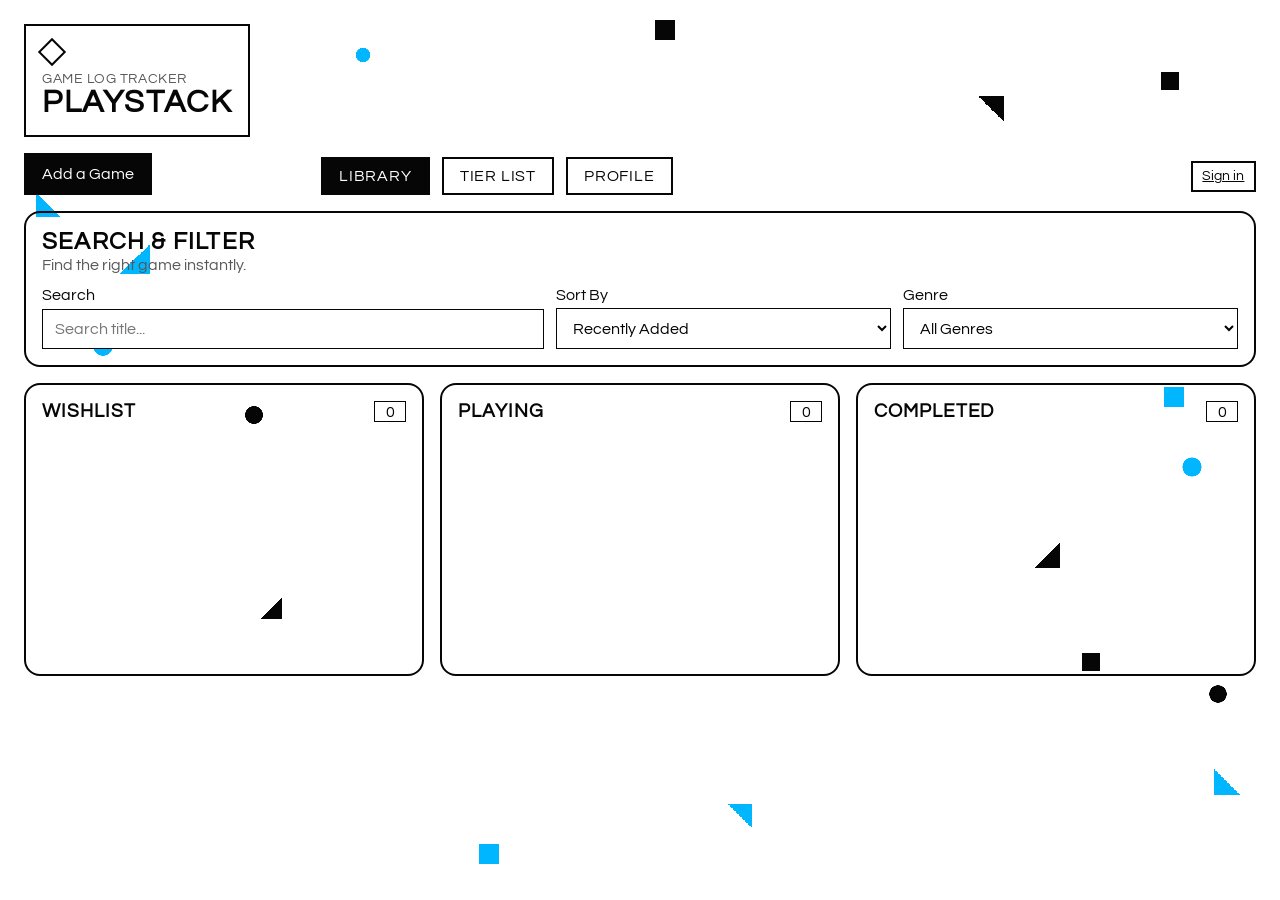
<file: index.html>
<!doctype html>
<html lang="en">
  <head>
    <meta charset="UTF-8" />
    <meta name="viewport" content="width=device-width, initial-scale=1.0" />
    <title>PlayStack | Game Backlog Tracker</title>
    <link rel="preconnect" href="https://fonts.googleapis.com" />
    <link rel="preconnect" href="https://fonts.gstatic.com" crossorigin />
    <link
      href="https://fonts.googleapis.com/css2?family=Questrial&display=swap"
      rel="stylesheet"
    />
    <link rel="stylesheet" href="./styles.css" />
  </head>
  <body>
    <header class="site-header">
      <div class="header-left">
        <div class="logo-wrap" aria-label="PlayStack brand">
          <div class="logo-mark" aria-hidden="true"></div>
          <p class="eyebrow">Game Log Tracker</p>
          <h1>PlayStack</h1>
        </div>
        <button
          type="button"
          id="open-add-game"
          class="btn btn-solid header-add-btn"
          aria-haspopup="dialog"
          aria-controls="add-game-modal"
          aria-expanded="false"
        >
          Add a Game
        </button>
      </div>
      <div class="header-nav-row">
        <nav class="top-nav" aria-label="Primary navigation">
          <a class="nav-link active" href="./index.html">Library</a>
          <a class="nav-link" href="./tier.html">Tier List</a>
          <a class="nav-link" href="./profile.html">Profile</a>
        </nav>
        <div class="auth-bar" id="auth-bar"></div>
      </div>
    </header>

    <main>
      <section class="panel controls-panel" aria-label="Search and filter games">
        <div class="section-title-wrap">
          <h2>Search & Filter</h2>
          <p class="muted">Find the right game instantly.</p>
        </div>
        <div class="controls-grid">
          <label>
            <span>Search</span>
            <input id="search-input" type="text" placeholder="Search title..." />
          </label>
          <label>
            <span>Sort By</span>
            <select id="sort-select">
              <option value="recent">Recently Added</option>
              <option value="rating">User Rating</option>
              <option value="alphabetical">Alphabetical</option>
            </select>
          </label>
          <label>
            <span>Genre</span>
            <select id="genre-filter">
              <option value="all">All Genres</option>
            </select>
          </label>
        </div>
      </section>

      <section class="board" aria-label="Game status categories">
        <article class="status-column panel">
          <div class="status-head">
            <h3>Wishlist</h3>
            <span id="wishlist-count">0</span>
          </div>
          <div id="wishlist-list" class="game-list" aria-label="Wishlist games"></div>
        </article>
        <article class="status-column panel">
          <div class="status-head">
            <h3>Playing</h3>
            <span id="playing-count">0</span>
          </div>
          <div id="playing-list" class="game-list" aria-label="Playing games"></div>
        </article>
        <article class="status-column panel">
          <div class="status-head">
            <h3>Completed</h3>
            <span id="completed-count">0</span>
          </div>
          <div id="completed-list" class="game-list" aria-label="Completed games"></div>
        </article>
      </section>
    </main>

    <dialog id="add-game-modal" class="game-modal add-game-modal" aria-labelledby="add-game-heading" aria-modal="true">
      <div class="modal-close-wrap">
        <button type="button" class="btn btn-ghost" id="add-game-close-x" aria-label="Close add game dialog">
          Close
        </button>
      </div>
      <h2 id="add-game-heading" class="add-modal-title">Add a Game</h2>
      <form id="add-game-form" class="add-game-form" aria-label="Add game form" novalidate>
        <label>
          <span>Game Title</span>
          <input
            id="add-game-title"
            name="title"
            type="text"
            placeholder="Type title..."
            autocomplete="off"
            required
          />
        </label>
        <ul id="suggestions-list" class="suggestions" aria-label="Game suggestions from RAWG"></ul>
        <label>
          <span>Platform</span>
          <input
            id="add-game-platform"
            name="platform"
            type="text"
            placeholder="PC, PS5, Switch..."
            required
          />
        </label>
        <label>
          <span>Status</span>
          <select id="add-game-status" name="status" aria-label="Game status">
            <option value="Wishlist">Wishlist</option>
            <option value="Playing">Playing</option>
            <option value="Completed">Completed</option>
          </select>
        </label>
        <div class="star-rating-field">
          <span>User Rating</span>
          <p class="muted star-rating-hint">Optional — click a star (1–5).</p>
          <input type="hidden" id="add-game-user-rating-value" name="userRating" value="" />
          <div
            id="add-game-star-group"
            class="star-rating"
            role="radiogroup"
            aria-label="User rating from 1 to 5 stars"
            data-star-hidden="add-game-user-rating-value"
          >
            <button type="button" class="star-rating-btn" data-star-rating-btn data-star-value="1" aria-label="1 out of 5 stars" aria-pressed="false">★</button>
            <button type="button" class="star-rating-btn" data-star-rating-btn data-star-value="2" aria-label="2 out of 5 stars" aria-pressed="false">★</button>
            <button type="button" class="star-rating-btn" data-star-rating-btn data-star-value="3" aria-label="3 out of 5 stars" aria-pressed="false">★</button>
            <button type="button" class="star-rating-btn" data-star-rating-btn data-star-value="4" aria-label="4 out of 5 stars" aria-pressed="false">★</button>
            <button type="button" class="star-rating-btn" data-star-rating-btn data-star-value="5" aria-label="5 out of 5 stars" aria-pressed="false">★</button>
          </div>
        </div>
        <label>
          <span>Notes</span>
          <textarea id="add-game-notes" name="notes" rows="4" placeholder="Personal notes or mini-review..."></textarea>
        </label>
        <label class="checkbox-label">
          <input id="add-game-tier-checkbox" type="checkbox" name="addToTier" />
          <span>Add to Tier List</span>
        </label>
        <div id="add-game-tier-panel" class="tier-radio-panel" hidden>
          <fieldset id="add-game-tier-fieldset" class="tier-radio-fieldset" disabled aria-describedby="add-tier-hint">
            <legend class="tier-radio-legend">Tier level</legend>
            <div class="tier-radio-grid" role="presentation">
              <label class="tier-radio-option">
                <input type="radio" name="add-game-tier" value="S" />
                <span>S</span>
              </label>
              <label class="tier-radio-option">
                <input type="radio" name="add-game-tier" value="A" />
                <span>A</span>
              </label>
              <label class="tier-radio-option">
                <input type="radio" name="add-game-tier" value="B" />
                <span>B</span>
              </label>
              <label class="tier-radio-option">
                <input type="radio" name="add-game-tier" value="C" />
                <span>C</span>
              </label>
              <label class="tier-radio-option">
                <input type="radio" name="add-game-tier" value="D" />
                <span>D</span>
              </label>
              <label class="tier-radio-option">
                <input type="radio" name="add-game-tier" value="F" checked />
                <span>F</span>
              </label>
            </div>
          </fieldset>
        </div>
        <p id="add-tier-hint" class="muted add-tier-hint">
          When checked, choose which tier row the game starts in on the tier list page.
        </p>
        <div class="add-game-actions">
          <button type="submit" class="btn btn-solid">Add Game</button>
          <button type="button" class="btn" id="add-game-cancel">Cancel</button>
        </div>
      </form>
    </dialog>

    <dialog id="game-modal" class="game-modal" aria-labelledby="modal-title">
      <form method="dialog" class="modal-close-wrap">
        <button class="btn btn-ghost" aria-label="Close game detail view">Close</button>
      </form>
      <section id="modal-body"></section>
    </dialog>

    <dialog id="tier-quick-modal" class="game-modal tier-quick-modal" aria-labelledby="tier-quick-heading" aria-modal="true">
      <div class="modal-close-wrap">
        <button type="button" class="btn btn-ghost" id="tier-quick-close-x" aria-label="Close tier picker">Close</button>
      </div>
      <h2 id="tier-quick-heading" class="add-modal-title">Add to Tier List</h2>
      <fieldset class="tier-radio-fieldset">
        <legend class="tier-radio-legend">Tier level</legend>
        <div class="tier-radio-grid" role="presentation">
          <label class="tier-radio-option">
            <input type="radio" name="quick-tier" value="S" />
            <span>S</span>
          </label>
          <label class="tier-radio-option">
            <input type="radio" name="quick-tier" value="A" />
            <span>A</span>
          </label>
          <label class="tier-radio-option">
            <input type="radio" name="quick-tier" value="B" />
            <span>B</span>
          </label>
          <label class="tier-radio-option">
            <input type="radio" name="quick-tier" value="C" />
            <span>C</span>
          </label>
          <label class="tier-radio-option">
            <input type="radio" name="quick-tier" value="D" />
            <span>D</span>
          </label>
          <label class="tier-radio-option">
            <input type="radio" name="quick-tier" value="F" />
            <span>F</span>
          </label>
        </div>
      </fieldset>
      <div class="tier-quick-actions">
        <button type="button" class="btn btn-solid" id="tier-quick-save">Save</button>
      </div>
    </dialog>

    <dialog id="delete-confirm-modal" class="game-modal delete-confirm-modal" aria-labelledby="delete-confirm-heading" aria-modal="true">
      <h2 id="delete-confirm-heading" class="add-modal-title">Remove this game?</h2>
      <p id="delete-confirm-message" class="muted delete-confirm-text"></p>
      <div class="tier-quick-actions">
        <button type="button" class="btn" id="delete-confirm-cancel">Cancel</button>
        <button type="button" class="btn btn-solid" id="delete-confirm-confirm">Delete</button>
      </div>
    </dialog>

    <script src="./playstack-config.js"></script>
    <script src="./auth-core.js"></script>
    <script src="./auth-nav.js"></script>
    <script src="./make-webhook.js"></script>
    <script src="./app.js"></script>
  </body>
</html>
</file>
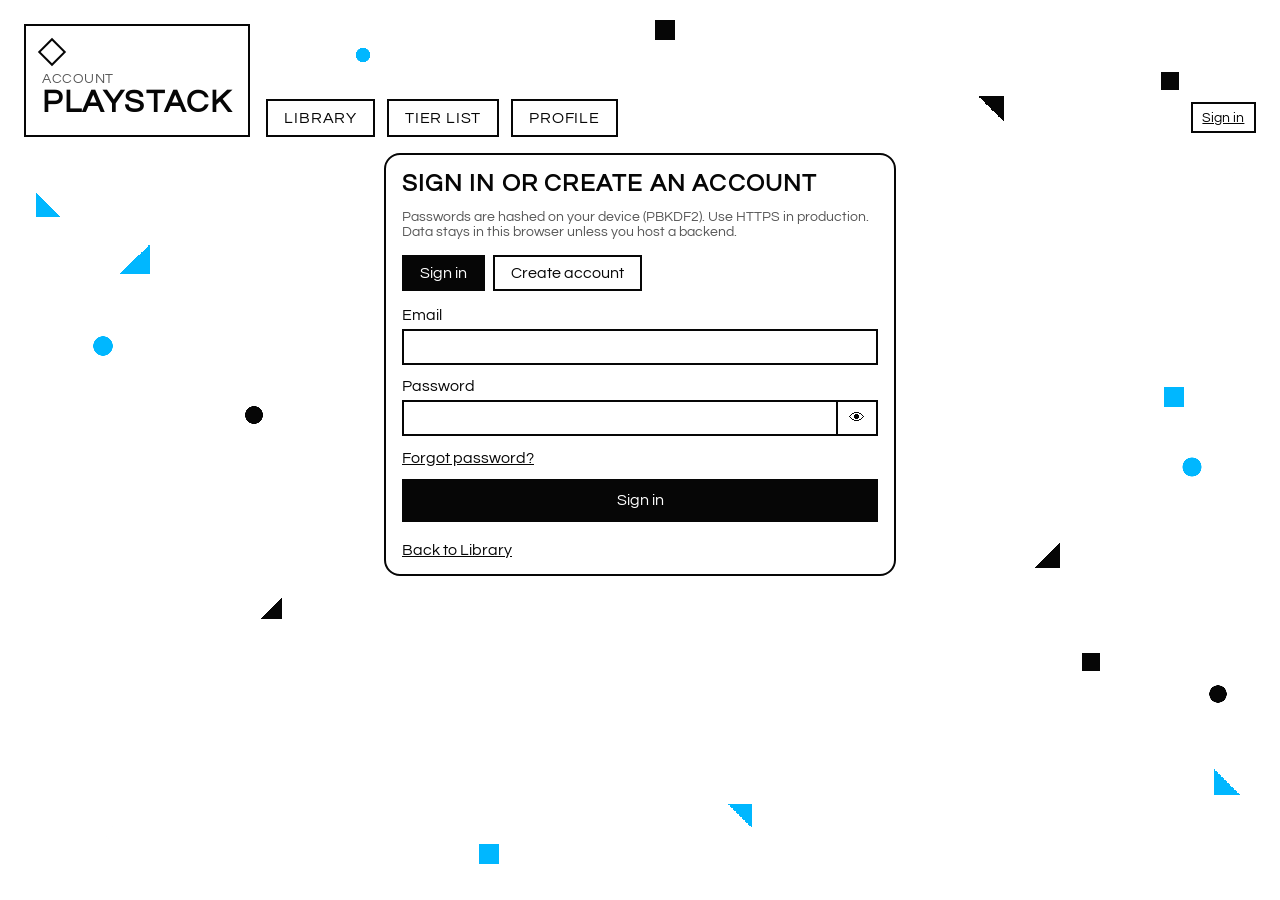
<file: auth.html>
<!doctype html>
<html lang="en">
  <head>
    <meta charset="UTF-8" />
    <meta name="viewport" content="width=device-width, initial-scale=1.0" />
    <title>PlayStack | Sign in</title>
    <link rel="preconnect" href="https://fonts.googleapis.com" />
    <link rel="preconnect" href="https://fonts.gstatic.com" crossorigin />
    <link
      href="https://fonts.googleapis.com/css2?family=Questrial&display=swap"
      rel="stylesheet"
    />
    <link rel="stylesheet" href="./styles.css" />
  </head>
  <body>
    <header class="site-header">
      <div class="logo-wrap" aria-label="PlayStack brand">
        <div class="logo-mark" aria-hidden="true"></div>
        <p class="eyebrow">Account</p>
        <h1>PlayStack</h1>
      </div>
      <div class="header-nav-row">
        <nav class="top-nav" aria-label="Primary navigation">
          <a class="nav-link" href="./index.html">Library</a>
          <a class="nav-link" href="./tier.html">Tier List</a>
          <a class="nav-link" href="./profile.html">Profile</a>
        </nav>
        <div class="auth-bar" id="auth-bar"></div>
      </div>
    </header>

    <main class="auth-main">
      <section class="panel auth-panel" aria-labelledby="auth-heading">
        <div class="section-title-wrap">
          <h2 id="auth-heading">Sign in or create an account</h2>
        </div>
        <p class="muted auth-lead">
          Passwords are hashed on your device (PBKDF2). Use HTTPS in production. Data stays in this browser unless you
          host a backend.
        </p>

        <div class="auth-tabs" role="tablist" aria-label="Authentication mode">
          <button
            type="button"
            class="auth-tab"
            role="tab"
            id="tab-login"
            aria-selected="true"
            aria-controls="panel-login"
            tabindex="0"
          >
            Sign in
          </button>
          <button
            type="button"
            class="auth-tab"
            role="tab"
            id="tab-signup"
            aria-selected="false"
            aria-controls="panel-signup"
            tabindex="-1"
          >
            Create account
          </button>
        </div>

        <div id="panel-login" class="auth-tab-panel" role="tabpanel" aria-labelledby="tab-login">
          <form id="login-form" class="auth-form" novalidate>
            <p id="login-error" class="auth-error" role="alert" hidden></p>
            <label>
              <span>Email</span>
              <input id="login-email" name="email" type="email" autocomplete="email" required />
            </label>
            <label>
              <span>Password</span>
              <div class="password-field-wrap">
                <input id="login-password" name="password" type="password" autocomplete="current-password" required />
                <button
                  type="button"
                  class="password-toggle"
                  data-password-toggle
                  data-target-input="login-password"
                  aria-label="Show password"
                  aria-pressed="false"
                >
                  &#128065;
                </button>
              </div>
            </label>
            <button type="button" id="open-forgot-password" class="auth-inline-link">
              Forgot password?
            </button>
            <button type="submit" class="btn btn-solid">Sign in</button>
          </form>
        </div>

        <div id="panel-signup" class="auth-tab-panel" role="tabpanel" aria-labelledby="tab-signup" hidden>
          <form id="signup-form" class="auth-form" novalidate>
            <p id="signup-error" class="auth-error" role="alert" hidden></p>
            <label>
              <span>Email</span>
              <input id="signup-email" name="email" type="email" autocomplete="email" required />
            </label>
            <label>
              <span>Password</span>
              <div class="password-field-wrap">
                <input
                  id="signup-password"
                  name="password"
                  type="password"
                  autocomplete="new-password"
                  minlength="10"
                  required
                  aria-describedby="pw-hint"
                />
                <button
                  type="button"
                  class="password-toggle"
                  data-password-toggle
                  data-target-input="signup-password"
                  aria-label="Show password"
                  aria-pressed="false"
                >
                  &#128065;
                </button>
              </div>
            </label>
            <p id="pw-hint" class="muted">At least 10 characters.</p>
            <label>
              <span>Confirm password</span>
              <div class="password-field-wrap">
                <input
                  id="signup-password-confirm"
                  name="passwordConfirm"
                  type="password"
                  autocomplete="new-password"
                  minlength="10"
                  required
                />
                <button
                  type="button"
                  class="password-toggle"
                  data-password-toggle
                  data-target-input="signup-password-confirm"
                  aria-label="Show password"
                  aria-pressed="false"
                >
                  &#128065;
                </button>
              </div>
            </label>
            <button type="submit" class="btn btn-solid">Create account</button>
          </form>
        </div>

        <p class="muted auth-foot">
          <a href="./index.html">Back to Library</a>
        </p>
      </section>
    </main>

    <dialog id="forgot-password-modal" class="game-modal auth-reset-modal" aria-labelledby="forgot-password-heading" aria-modal="true">
      <div class="modal-close-wrap">
        <button type="button" class="btn btn-ghost" id="forgot-password-close" aria-label="Close reset password dialog">
          Close
        </button>
      </div>
      <h2 id="forgot-password-heading" class="add-modal-title">Reset password</h2>
      <form id="forgot-password-form" class="auth-form" novalidate>
        <p id="forgot-password-status" class="muted auth-reset-status"></p>
        <p id="forgot-password-error" class="auth-error" role="alert" hidden></p>
        <label>
          <span>Email</span>
          <input id="reset-email" name="email" type="email" autocomplete="email" required />
        </label>
        <button type="button" id="send-reset-code" class="btn">Send verification code</button>
        <label>
          <span>Verification code</span>
          <input id="reset-token" name="token" type="text" autocomplete="one-time-code" required />
        </label>
        <label>
          <span>New password</span>
          <div class="password-field-wrap">
            <input id="reset-password" name="password" type="password" minlength="10" autocomplete="new-password" required />
            <button
              type="button"
              class="password-toggle"
              data-password-toggle
              data-target-input="reset-password"
              aria-label="Show password"
              aria-pressed="false"
            >
              &#128065;
            </button>
          </div>
        </label>
        <label>
          <span>Confirm new password</span>
          <div class="password-field-wrap">
            <input
              id="reset-password-confirm"
              name="passwordConfirm"
              type="password"
              minlength="10"
              autocomplete="new-password"
              required
            />
            <button
              type="button"
              class="password-toggle"
              data-password-toggle
              data-target-input="reset-password-confirm"
              aria-label="Show password"
              aria-pressed="false"
            >
              &#128065;
            </button>
          </div>
        </label>
        <button type="submit" class="btn btn-solid">Reset password</button>
      </form>
    </dialog>

    <script src="./auth-core.js"></script>
    <script src="./auth-nav.js"></script>
    <script src="./auth-forms.js"></script>
  </body>
</html>
</file>
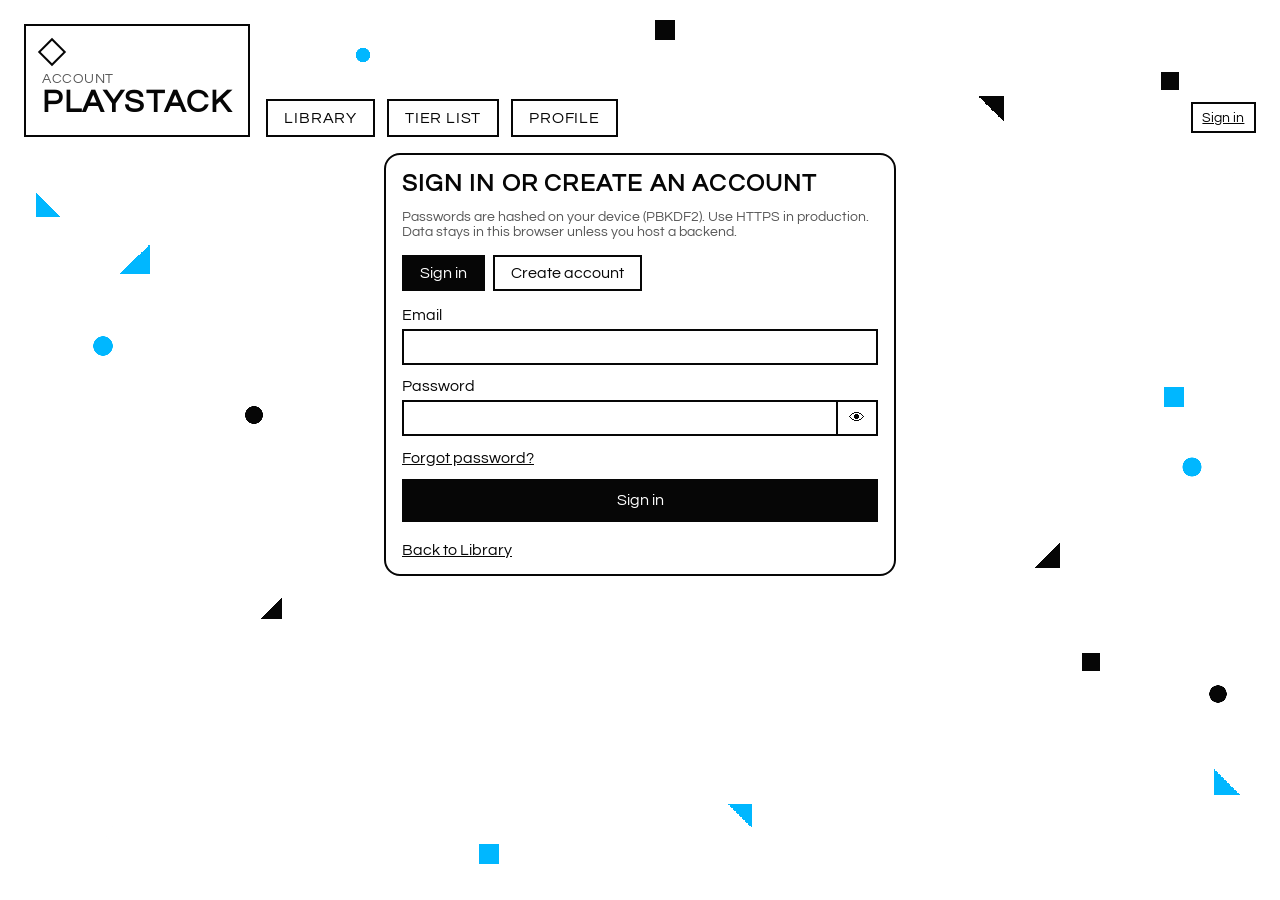
<file: profile.html>
<!doctype html>
<html lang="en">
  <head>
    <meta charset="UTF-8" />
    <meta name="viewport" content="width=device-width, initial-scale=1.0" />
    <title>PlayStack | Profile</title>
    <link rel="preconnect" href="https://fonts.googleapis.com" />
    <link rel="preconnect" href="https://fonts.gstatic.com" crossorigin />
    <link
      href="https://fonts.googleapis.com/css2?family=Questrial&display=swap"
      rel="stylesheet"
    />
    <link rel="stylesheet" href="./styles.css" />
  </head>
  <body>
    <header class="site-header">
      <div class="logo-wrap" aria-label="PlayStack brand">
        <div class="logo-mark" aria-hidden="true"></div>
        <p class="eyebrow">Your account</p>
        <h1>PlayStack</h1>
      </div>
      <div class="header-nav-row">
        <nav class="top-nav" aria-label="Primary navigation">
          <a class="nav-link" href="./index.html">Library</a>
          <a class="nav-link" href="./tier.html">Tier List</a>
          <a class="nav-link active" href="./profile.html">Profile</a>
        </nav>
        <div class="auth-bar" id="auth-bar"></div>
      </div>
    </header>

    <main class="profile-main">
      <section class="panel profile-panel" aria-labelledby="profile-heading">
        <div class="section-title-wrap">
          <h2 id="profile-heading">Profile</h2>
          <p class="muted">Edit how your name and bio appear in this app (stored locally with your account).</p>
        </div>

        <form id="profile-form" class="profile-form">
          <div class="profile-field">
            <span class="profile-label">Email</span>
            <p id="profile-email-readonly" class="profile-readonly" aria-live="polite"></p>
          </div>
          <label>
            <span>Display name</span>
            <input id="profile-display-name" name="displayName" type="text" maxlength="80" autocomplete="nickname" />
          </label>
          <label>
            <span>Bio</span>
            <textarea id="profile-bio" name="bio" rows="5" maxlength="2000" placeholder="A short bio..."></textarea>
          </label>
          <p id="profile-save-status" class="profile-status muted" role="status" hidden></p>
          <div class="profile-actions">
            <button type="submit" class="btn btn-solid">Save profile</button>
          </div>
        </form>
      </section>
    </main>

    <script src="./auth-core.js"></script>
    <script src="./auth-nav.js"></script>
    <script src="./profile-page.js"></script>
  </body>
</html>
</file>
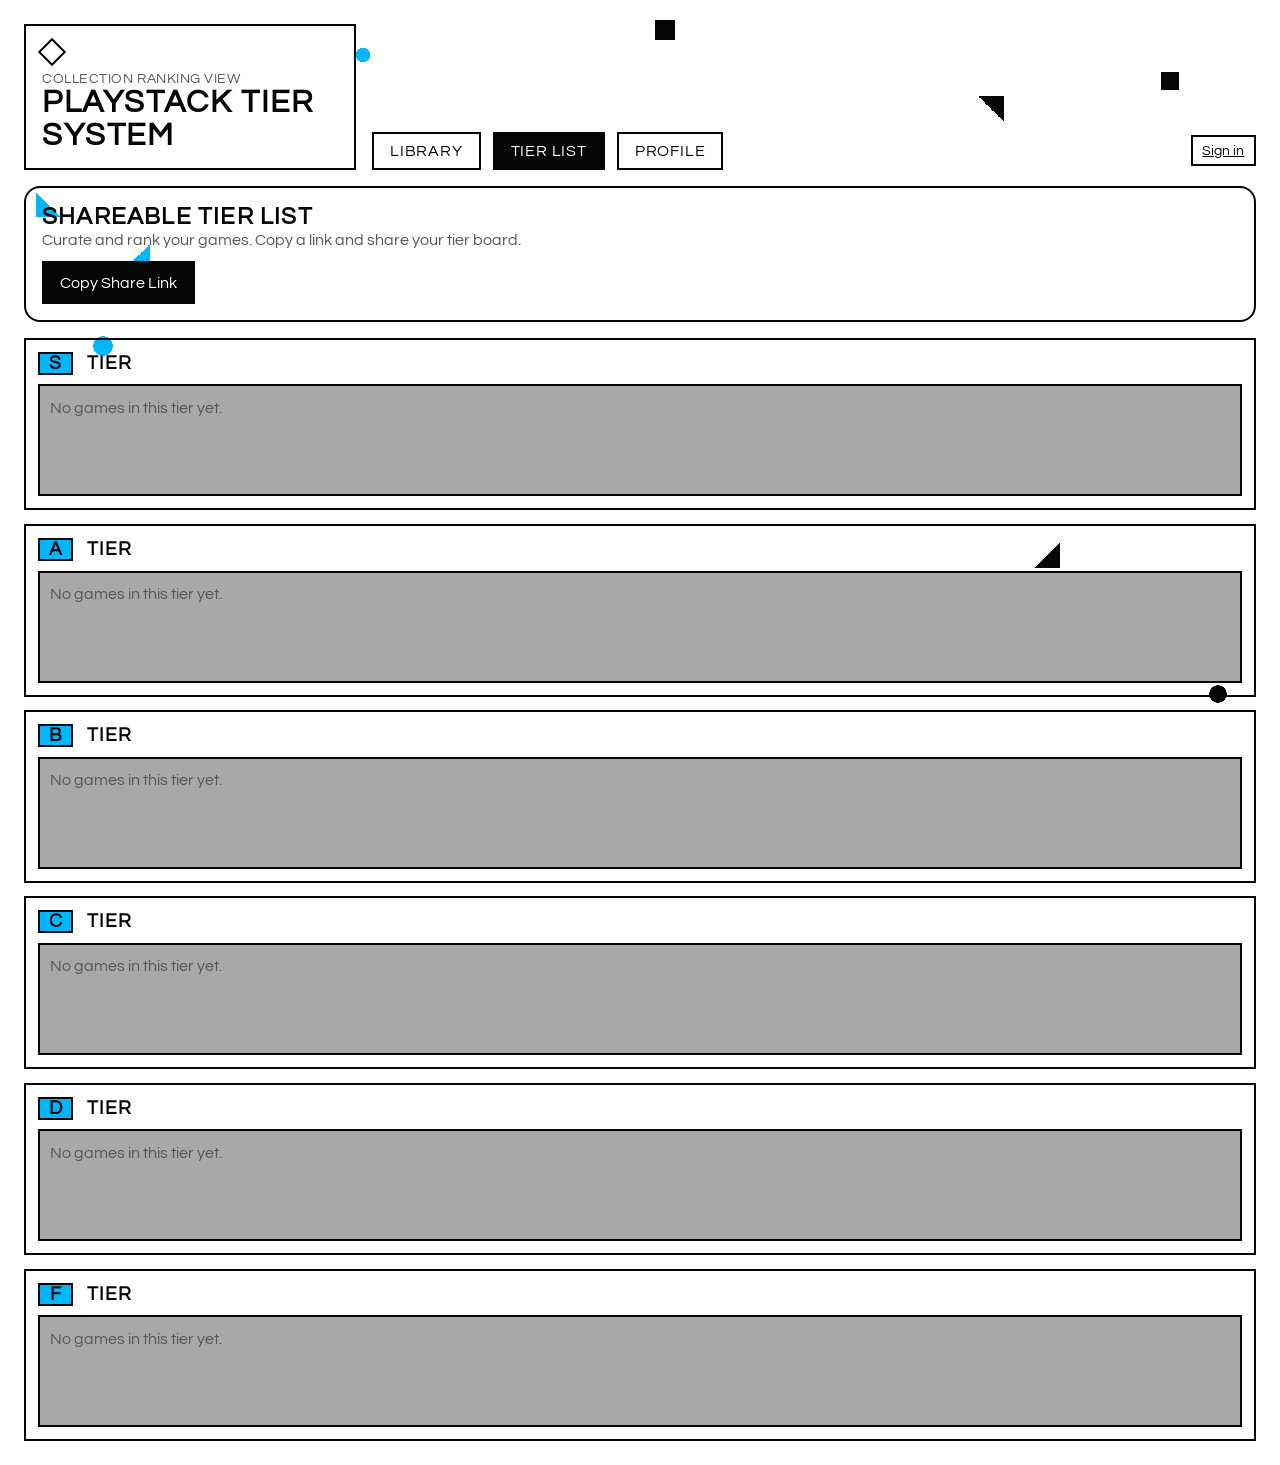
<file: tier.html>
<!doctype html>
<html lang="en">
  <head>
    <meta charset="UTF-8" />
    <meta name="viewport" content="width=device-width, initial-scale=1.0" />
    <title>PlayStack | Tier List</title>
    <link rel="preconnect" href="https://fonts.googleapis.com" />
    <link rel="preconnect" href="https://fonts.gstatic.com" crossorigin />
    <link
      href="https://fonts.googleapis.com/css2?family=Questrial&display=swap"
      rel="stylesheet"
    />
    <link rel="stylesheet" href="./styles.css" />
  </head>
  <body>
    <header class="site-header">
      <div class="logo-wrap" aria-label="PlayStack brand">
        <div class="logo-mark" aria-hidden="true"></div>
        <p class="eyebrow">Collection Ranking View</p>
        <h1>PlayStack Tier System</h1>
      </div>
      <div class="header-nav-row">
        <nav class="top-nav" aria-label="Primary navigation">
          <a class="nav-link" href="./index.html">Library</a>
          <a class="nav-link active" href="./tier.html">Tier List</a>
          <a class="nav-link" href="./profile.html">Profile</a>
        </nav>
        <div class="auth-bar" id="auth-bar"></div>
      </div>
    </header>

    <main>
      <section id="tier-share-panel" class="panel">
        <div class="section-title-wrap">
          <h2>Shareable Tier List</h2>
          <p class="muted">
            Curate and rank your games. Copy a link and share your tier board.
          </p>
        </div>
        <div class="card-actions">
          <button id="copy-tier-link" class="btn btn-solid">Copy Share Link</button>
        </div>
      </section>

      <section id="tier-board" class="tier-board-stack" aria-label="Tier board"></section>
    </main>
    <script src="./playstack-config.js"></script>
    <script src="./auth-core.js"></script>
    <script src="./auth-nav.js"></script>
    <script src="./make-webhook.js"></script>
    <script src="./tier.js"></script>
  </body>
</html>
</file>
<file: styles.css>
:root {
  --bg: #ffffff;
  --text: #060606;
  --line: #060606;
  --accent: #00b7ff;
  --muted: #575757;
  --panel-pad: 1rem;
  --radius: 1rem;
}

* {
  box-sizing: border-box;
}

body {
  margin: 0;
  min-height: 100vh;
  background: var(--bg);
  color: var(--text);
  font-family: "Questrial", Arial, sans-serif;
  padding: 1rem;
  position: relative;
  isolation: isolate;
}

/* Decorative fixed backdrop: circles, squares, triangles only — kept within ~300px of viewport edges. */
body::before,
body::after {
  content: "";
  position: fixed;
  inset: 0;
  pointer-events: none;
  z-index: -1;
  background-repeat: no-repeat;
}

body::before {
  background-image:
    radial-gradient(circle, var(--text) 0 46%, transparent 48%),
    linear-gradient(var(--accent), var(--accent)),
    linear-gradient(135deg, transparent 50%, #ffffff 50%),
    radial-gradient(circle, #ffffff 0 44%, transparent 46%),
    linear-gradient(var(--text), var(--text)),
    linear-gradient(225deg, transparent 50%, var(--accent) 50%),
    radial-gradient(circle, var(--accent) 0 45%, transparent 47%),
    linear-gradient(#ffffff, #ffffff),
    linear-gradient(315deg, var(--text) 50%, transparent 50%),
    radial-gradient(circle, #ffffff 0 42%, transparent 44%),
    linear-gradient(var(--accent), var(--accent)),
    linear-gradient(135deg, transparent 50%, var(--text) 50%),
    radial-gradient(circle, var(--text) 0 43%, transparent 45%),
    linear-gradient(#ffffff, #ffffff),
    linear-gradient(45deg, transparent 50%, var(--accent) 50%);
  background-size:
    26px 26px,
    22px 22px,
    28px 28px,
    20px 20px,
    18px 18px,
    24px 24px,
    30px 30px,
    16px 16px,
    22px 22px,
    24px 24px,
    20px 20px,
    26px 26px,
    28px 28px,
    18px 18px,
    24px 24px;
  background-position:
    6% 28px,
    18% 52px,
    42% 18px,
    72% 36px,
    92% 72px,
    36px 22%,
    88px 38%,
    200px 52%,
    260px 68%,
    calc(100% - 32px) 18%,
    calc(100% - 96px) 44%,
    calc(100% - 220px) 62%,
    calc(100% - 48px) 78%,
    14% calc(100% - 40px),
    58% calc(100% - 72px);
}

body::after {
  background-image:
    radial-gradient(circle, var(--accent) 0 45%, transparent 47%),
    linear-gradient(var(--text), var(--text)),
    linear-gradient(225deg, var(--text) 50%, transparent 50%),
    radial-gradient(circle, #ffffff 0 46%, transparent 48%),
    linear-gradient(var(--accent), var(--accent)),
    linear-gradient(135deg, transparent 50%, var(--accent) 50%),
    radial-gradient(circle, var(--text) 0 44%, transparent 46%),
    linear-gradient(#ffffff, #ffffff),
    linear-gradient(315deg, transparent 50%, #ffffff 50%),
    radial-gradient(circle, var(--accent) 0 41%, transparent 43%),
    linear-gradient(var(--text), var(--text)),
    linear-gradient(45deg, var(--accent) 50%, transparent 50%),
    radial-gradient(circle, #ffffff 0 40%, transparent 42%),
    linear-gradient(var(--accent), var(--accent)),
    linear-gradient(135deg, #ffffff 50%, transparent 50%);
  background-size:
    22px 22px,
    20px 20px,
    26px 26px,
    18px 18px,
    24px 24px,
    30px 30px,
    28px 28px,
    16px 16px,
    24px 24px,
    32px 32px,
    18px 18px,
    26px 26px,
    22px 22px,
    20px 20px,
    28px 28px;
  background-position:
    28% 44px,
    52% 20px,
    78% 96px,
    12% 200px,
    44px 12%,
    120px 28%,
    240px 46%,
    280px 72%,
    calc(100% - 28px) 26%,
    calc(100% - 72px) 52%,
    calc(100% - 180px) 74%,
    calc(100% - 40px) 88%,
    8% calc(100% - 56px),
    38% calc(100% - 36px),
    76% calc(100% - 96px);
}

/* Opened from a copied share link (?data=…): tier board only, no nav or share UI */
html.tier-shared-view .header-nav-row {
  display: none;
}

html.tier-shared-view #tier-share-panel {
  display: none;
}

h1,
h2,
h3,
p {
  margin: 0;
}

/* Page headings and subheadings — uppercase; game titles stay mixed case */
.site-header h1,
.section-title-wrap h2,
.status-head h3,
.add-modal-title,
#add-game-heading,
.top-nav .nav-link,
.tier-row h3,
.tier-radio-legend {
  text-transform: uppercase;
  letter-spacing: 0.05em;
}

#game-modal #modal-title,
.game-card h4 {
  text-transform: none;
  letter-spacing: normal;
}

.site-header {
  display: flex;
  flex-direction: column;
  gap: 1rem;
  margin-bottom: 1rem;
}

.header-left {
  display: flex;
  flex-direction: row;
  flex-wrap: wrap;
  align-items: flex-end;
  gap: 0.75rem;
}

.header-add-btn {
  white-space: nowrap;
}

.logo-wrap {
  border: 2px solid var(--line);
  padding: 1rem;
  position: relative;
  /* Opaque panel so fixed decorative shapes never read through behind the brand block */
  background-color: var(--bg);
  z-index: 1;
}

.logo-mark {
  width: 1.25rem;
  height: 1.25rem;
  border: 2px solid var(--line);
  transform: rotate(45deg);
  margin-bottom: 0.6rem;
}

.eyebrow {
  color: var(--muted);
  font-size: 0.85rem;
  text-transform: uppercase;
  letter-spacing: 0.04em;
}

.top-nav {
  display: flex;
  gap: 0.75rem;
}

.nav-link {
  border: 2px solid var(--line);
  padding: 0.55rem 1rem;
  text-decoration: none;
  color: var(--text);
}

.nav-link.active,
.nav-link:hover {
  background: var(--text);
  color: var(--bg);
}

main {
  display: grid;
  gap: 1rem;
}

.panel {
  border: 2px solid var(--line);
  border-radius: var(--radius);
  padding: var(--panel-pad);
}

.section-title-wrap {
  margin-bottom: 0.85rem;
}

.muted {
  color: var(--muted);
  margin-top: 0.2rem;
}

.form-grid,
.controls-grid {
  display: grid;
  gap: 0.75rem;
}

label {
  display: grid;
  gap: 0.35rem;
}

input,
select,
textarea {
  border: 1.8px solid var(--line);
  padding: 0.65rem 0.75rem;
  font: inherit;
  background: #fff;
}

.btn {
  border: 2px solid var(--line);
  background: #fff;
  color: var(--text);
  padding: 0.7rem 1rem;
  cursor: pointer;
  font: inherit;
}

.btn:hover {
  outline: 2px solid var(--accent);
}

.btn-solid {
  background: var(--text);
  color: #fff;
}

.btn-ghost {
  background: #fff;
}

.btn-small {
  font-size: 0.85rem;
  padding: 0.4rem 0.6rem;
}

.suggestions {
  margin: 0.75rem 0 0;
  padding: 0;
  list-style: none;
  display: grid;
  gap: 0.55rem;
}

.suggestion-item {
  border: 1.5px dashed var(--line);
  padding: 0.65rem;
  display: flex;
  justify-content: space-between;
  gap: 0.6rem;
  align-items: center;
}

.board {
  display: grid;
  gap: 1rem;
}

.status-head {
  display: flex;
  justify-content: space-between;
  align-items: center;
  margin-bottom: 0.7rem;
}

.status-head span {
  border: 1.8px solid var(--line);
  min-width: 2rem;
  text-align: center;
  padding: 0.1rem 0.3rem;
}

.game-list {
  display: grid;
  gap: 0.75rem;
  min-height: 14rem;
  grid-template-columns: 1fr;
}

.game-list.drag-over {
  outline: 2px dashed var(--accent);
  outline-offset: 3px;
}

.game-card {
  border: 1.8px solid var(--line);
  padding: 0.55rem;
  display: grid;
  gap: 0.28rem;
  background-image: linear-gradient(#ffffff 94%, rgba(0, 183, 255, 0.2) 100%);
  cursor: grab;
}

.game-card:active {
  cursor: grabbing;
}

.game-card.drag-over {
  outline: 2px solid var(--accent);
  outline-offset: 2px;
}

.game-card-header {
  display: grid;
  gap: 0.28rem;
}

.game-card-header h4 {
  width: 100%;
  margin: 0;
  line-height: 1.2;
  overflow-wrap: anywhere;
}

.game-cover {
  width: 100%;
  height: 6.2rem;
  object-fit: cover;
  border: 1.5px solid var(--line);
}

.card-actions {
  display: grid;
  gap: 0.35rem;
}

/* Panel toolbars (e.g. tier share section): keep buttons content-sized, not full width */
.panel > .card-actions {
  display: flex;
  flex-wrap: wrap;
  gap: 0.5rem;
  align-items: center;
}

.panel > .card-actions .btn {
  width: auto;
}

.card-actions .btn-small {
  width: 100%;
}

.card-tier-row {
  display: flex;
  align-items: center;
  gap: 0.35rem;
  min-width: 0;
}

.card-tier-row .btn-small {
  width: auto;
}

.pill {
  border: 1.5px solid var(--line);
  display: inline-flex;
  align-items: center;
  justify-content: center;
  width: fit-content;
  max-width: 100%;
  padding: 0.2rem 0.6rem;
  font-size: 0.78rem;
  white-space: nowrap;
}

.stars {
  letter-spacing: 0.05em;
  margin: 0 0 0.5rem;
  line-height: 1;
}

.btn-icon {
  width: 2rem;
  height: 2rem;
  padding: 0.2rem;
  display: inline-flex;
  align-items: center;
  justify-content: center;
  flex-shrink: 0;
}

.trash-icon {
  width: 1rem;
  height: 1rem;
}

.btn-tier {
  white-space: nowrap;
  min-width: 0;
  flex: 1;
}

.game-modal {
  width: min(42rem, 96vw);
  border: 2px solid var(--line);
  padding: 1rem;
}

.add-game-modal {
  width: min(36rem, 96vw);
}

.tier-quick-modal {
  width: min(28rem, calc(100vw - 2rem));
  max-width: 100%;
  box-sizing: border-box;
  overflow-x: hidden;
}

.tier-quick-modal .tier-radio-fieldset {
  max-width: 100%;
  min-width: 0;
}

/* Narrower wrapping grid so six tier options never force horizontal scroll */
.tier-quick-modal .tier-radio-grid {
  grid-template-columns: repeat(2, minmax(0, 1fr));
}

.tier-quick-modal .tier-radio-option {
  min-width: 0;
  width: 100%;
  justify-content: flex-start;
}

@media (min-width: 480px) {
  .tier-quick-modal .tier-radio-grid {
    grid-template-columns: repeat(3, minmax(0, 1fr));
  }
}

.tier-quick-actions {
  display: flex;
  flex-wrap: wrap;
  gap: 0.5rem;
  margin-top: 0.85rem;
}

.delete-confirm-modal {
  width: min(24rem, calc(100vw - 2rem));
  max-width: 100%;
}

.delete-confirm-text {
  margin-top: 0;
  margin-bottom: 0.25rem;
}

.add-modal-title {
  margin-bottom: 0.75rem;
}

.add-game-form {
  display: grid;
  gap: 0.75rem;
}

.checkbox-label {
  display: flex;
  flex-direction: row;
  align-items: center;
  gap: 0.5rem;
  cursor: pointer;
}

.checkbox-label input[type="checkbox"] {
  width: 1.1rem;
  height: 1.1rem;
  accent-color: var(--accent);
}

.add-tier-hint {
  font-size: 0.85rem;
  margin-top: -0.35rem;
}

.tier-radio-panel {
  margin-top: 0.35rem;
}

.tier-radio-fieldset {
  border: 1.8px solid var(--line);
  border-radius: calc(var(--radius) - 0.25rem);
  padding: 0.65rem 0.75rem 0.85rem;
  margin: 0;
}

.tier-radio-legend {
  padding: 0 0.35rem;
  font: inherit;
  font-size: 0.95rem;
}

.tier-radio-grid {
  display: grid;
  grid-template-columns: repeat(3, minmax(min-content, 1fr));
  gap: 0.5rem;
}

.tier-radio-option {
  display: flex;
  align-items: center;
  gap: 0.45rem;
  cursor: pointer;
  border: 1.5px solid var(--line);
  padding: 0.45rem 0.7rem;
  min-width: min-content;
  box-sizing: border-box;
}

.tier-radio-option span {
  white-space: nowrap;
  flex-shrink: 0;
}

.tier-radio-option:has(input:checked) {
  outline: 2px solid var(--accent);
  outline-offset: 0;
}

.tier-radio-option input[type="radio"] {
  width: 1rem;
  height: 1rem;
  accent-color: var(--accent);
  margin: 0;
}

@media (min-width: 480px) {
  .tier-radio-grid {
    grid-template-columns: repeat(6, minmax(min-content, 1fr));
  }
}

.add-game-actions {
  display: flex;
  flex-wrap: wrap;
  gap: 0.5rem;
  margin-top: 0.25rem;
}

.star-rating-field {
  display: grid;
  gap: 0.35rem;
}

.star-rating {
  display: flex;
  flex-wrap: wrap;
  gap: 0.2rem;
  align-items: center;
}

.star-rating-btn {
  font-size: 1.85rem;
  line-height: 1;
  padding: 0.1rem 0.2rem;
  border: none;
  background: transparent;
  cursor: pointer;
  color: var(--text);
  opacity: 0.28;
}

.star-rating-btn--on {
  opacity: 1;
}

.star-rating-btn:hover,
.star-rating-btn:focus-visible {
  opacity: 1;
  outline: 2px solid var(--accent);
  outline-offset: 2px;
}

.star-rating-hint {
  font-size: 0.85rem;
  margin-top: 0;
}

.game-modal::backdrop {
  background: rgba(0, 0, 0, 0.7);
}

.modal-close-wrap {
  display: flex;
  justify-content: end;
  margin: 0 0 0.8rem;
}

.detail-grid {
  display: grid;
  gap: 0.85rem;
}

.tier-grid {
  display: grid;
  gap: 1rem;
}

.tier-board-stack {
  display: grid;
  gap: 0.85rem;
}

.tier-row {
  border: 2px solid var(--line);
  padding: 0.75rem;
}

.tier-row h3 {
  margin-bottom: 0.6rem;
}

.tier-row-content {
  display: flex;
  flex-wrap: nowrap;
  align-items: stretch;
  gap: 0.65rem;
}

.tier-cards-wrap {
  flex: 1 1 auto;
  min-width: 0;
  min-height: 7rem;
  border: 2px solid var(--line);
  padding: 0.65rem;
  display: flex;
  flex-wrap: wrap;
  gap: 0.6rem;
  align-content: flex-start;
  background: #a8a8a8;
  color: var(--text);
}

.tier-remove-dropzone {
  display: none;
  flex: 0 0 auto;
  flex-direction: column;
  align-items: center;
  justify-content: center;
  gap: 0.4rem;
  min-height: 7rem;
  width: 6.75rem;
  padding: 0.45rem;
  box-sizing: border-box;
  border: 1.5px dashed var(--accent);
  color: var(--accent);
  background: rgba(0, 183, 255, 0.06);
}

.tier-board--dragging .tier-remove-dropzone {
  display: flex;
}

.tier-remove-dropzone.drag-over {
  outline: 2px solid var(--accent);
  outline-offset: 2px;
  background: rgba(0, 183, 255, 0.12);
}

.tier-remove-icon {
  width: 1.35rem;
  height: 1.35rem;
  flex-shrink: 0;
}

.tier-remove-label {
  font-size: 0.72rem;
  line-height: 1.25;
  text-align: center;
  text-transform: none;
}

@media (max-width: 640px) {
  .tier-row-content {
    flex-direction: column;
    flex-wrap: wrap;
  }

  .tier-remove-dropzone {
    width: 100%;
    min-height: 4.5rem;
    flex-direction: row;
    justify-content: center;
  }
}

.tier-cards-wrap.drag-over {
  outline: 2px solid var(--accent);
}

.tier-cards-wrap .muted {
  color: var(--muted);
}

.tier-game-card {
  width: 8.5rem;
  border: 1.5px solid var(--line);
  padding: 0.35rem;
  display: grid;
  gap: 0.35rem;
  background: #fff;
  color: var(--text);
  cursor: grab;
}

.tier-game-card.drag-over {
  outline: 2px solid var(--accent);
}

.tier-game-card:active {
  cursor: grabbing;
}

.tier-game-image {
  width: 100%;
  height: 4.8rem;
  object-fit: cover;
  border: 1.2px solid var(--line);
}

.tier-game-title {
  font-size: 0.8rem;
  line-height: 1.2;
  text-align: center;
  text-transform: none;
  letter-spacing: normal;
}

.tier-tag {
  border: 2px solid var(--line);
  display: inline-block;
  min-width: 2.2rem;
  text-align: center;
  margin-right: 0.55rem;
  background: var(--accent);
}

@media (min-width: 720px) {
  body {
    padding: 1.5rem;
  }

  .site-header {
    flex-direction: row;
    justify-content: space-between;
    align-items: end;
  }

  .header-left {
    flex-direction: row;
    align-items: flex-end;
    flex-wrap: wrap;
    gap: 1rem;
  }

  .header-add-btn {
    align-self: flex-end;
  }

  .form-grid {
    grid-template-columns: 1.5fr 1fr 1fr auto;
    align-items: end;
  }

  .controls-grid {
    grid-template-columns: 1.5fr 1fr 1fr;
  }

  .board {
    grid-template-columns: repeat(2, minmax(0, 1fr));
  }

  .tier-grid {
    grid-template-columns: repeat(2, minmax(0, 1fr));
  }
}

@media (min-width: 1200px) {
  .board {
    grid-template-columns: repeat(3, minmax(0, 1fr));
  }
}

@media (min-width: 1400px) {
  .game-list {
    grid-template-columns: repeat(2, minmax(0, 1fr));
    align-content: start;
  }
}

/* Navigation row: primary links + account controls */
.header-nav-row {
  display: flex;
  flex-wrap: wrap;
  align-items: center;
  justify-content: space-between;
  gap: 0.75rem;
  width: 100%;
}

.auth-bar-inner {
  display: flex;
  flex-wrap: wrap;
  align-items: center;
  gap: 0.5rem;
}

.auth-email {
  font-size: 0.85rem;
  max-width: 14rem;
  overflow: hidden;
  text-overflow: ellipsis;
  white-space: nowrap;
}

/* Auth page */
.auth-main,
.profile-main {
  max-width: 32rem;
  margin: 0 auto;
  width: 100%;
}

.auth-lead {
  margin: 0.75rem 0 1rem;
  font-size: 0.9rem;
}

.auth-tabs {
  display: flex;
  gap: 0.5rem;
  margin-bottom: 1rem;
}

.auth-tab {
  font-family: inherit;
  font-size: 1rem;
  padding: 0.5rem 1rem;
  border: 2px solid var(--line);
  background: var(--bg);
  color: var(--text);
  cursor: pointer;
}

.auth-tab[aria-selected="true"] {
  background: var(--text);
  color: var(--bg);
}

.auth-tab:focus-visible {
  outline: 2px solid var(--accent);
  outline-offset: 2px;
}

.auth-tab-panel {
  margin-top: 0.5rem;
}

.auth-form {
  display: grid;
  gap: 0.85rem;
}

.auth-form label {
  display: grid;
  gap: 0.35rem;
}

.auth-form input {
  font-family: inherit;
  padding: 0.5rem 0.65rem;
  border: 2px solid var(--line);
}

.password-field-wrap {
  display: grid;
  grid-template-columns: 1fr auto;
  align-items: stretch;
}

.password-field-wrap input {
  border-right: none;
}

.password-toggle {
  border: 2px solid var(--line);
  background: #fff;
  color: var(--text);
  min-width: 2.6rem;
  cursor: pointer;
  font: inherit;
}

.password-toggle:hover,
.password-toggle:focus-visible {
  outline: 2px solid var(--accent);
  outline-offset: 1px;
}

.auth-inline-link {
  border: none;
  background: transparent;
  color: var(--text);
  font: inherit;
  padding: 0;
  text-align: left;
  cursor: pointer;
  width: fit-content;
  text-decoration: underline;
}

.auth-reset-modal {
  width: min(32rem, 96vw);
}

.auth-reset-status {
  margin: 0;
}

.auth-error {
  color: #8b0000;
  font-size: 0.9rem;
  margin: 0;
}

.auth-foot {
  margin-top: 1.25rem;
}

.auth-foot a {
  color: var(--text);
}

/* Profile page */
.profile-form {
  display: grid;
  gap: 0.85rem;
  margin-top: 0.75rem;
}

.profile-form label,
.profile-field {
  display: grid;
  gap: 0.35rem;
}

.profile-label {
  font-size: 0.95rem;
}

.profile-form input,
.profile-form textarea {
  font-family: inherit;
  padding: 0.5rem 0.65rem;
  border: 2px solid var(--line);
}

.profile-readonly {
  margin: 0;
  padding: 0.5rem 0.65rem;
  border: 2px dashed var(--line);
  background: #f9f9f9;
}

.profile-actions {
  margin-top: 0.25rem;
}

.profile-status {
  margin: 0;
}
</file>
